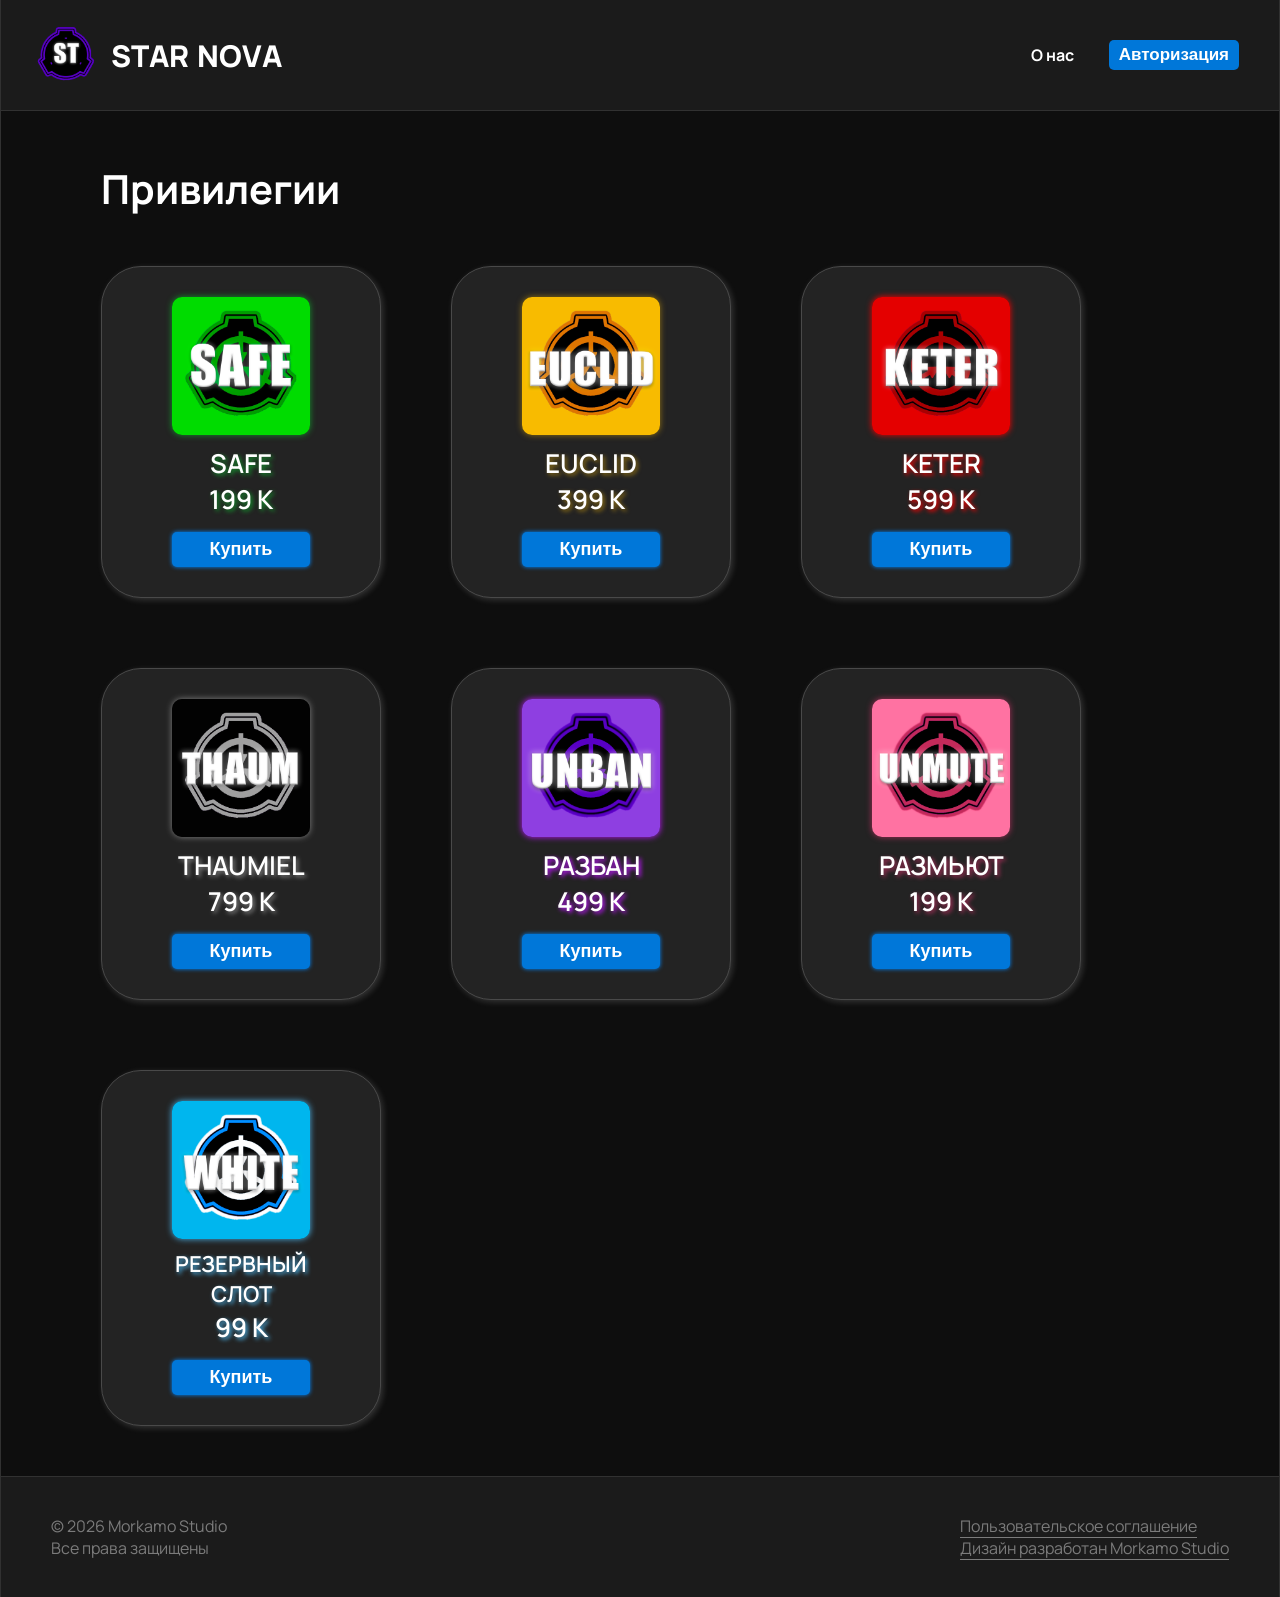
<file: index.html>
<!DOCTYPE html>
<html lang="ru">
<head>
    <meta charset="UTF-8">
    <meta name="viewport" content="width=device-width, initial-scale=1.0">
    <link rel="icon" href="./assets/icons/favicon.ico">
    <link rel="stylesheet" href="./css/index-styles.css">
    <title>SCP:SL Web Store Template</title>
</head>
<body>
    <div class="header-box">
        <div class="header-content">
            <div class="header-content-logo-box">
                <img src="assets/images/web_site-logo.png" alt="web_site-logo" class="web-site-logo">
                <div class="header-content-logo-text">
                    <div class="header-content-logo-text-first-part">
                        <span class="header-content-logo-text-letter">S</span>
                        <span class="header-content-logo-text-letter">T</span>
                        <span class="header-content-logo-text-letter">A</span>
                        <span class="header-content-logo-text-letter">R</span>
                    </div>
                    <div class="header-content-logo-text-second-part">
                        <span class="header-content-logo-text-letter">N</span>
                        <span class="header-content-logo-text-letter">O</span>
                        <span class="header-content-logo-text-letter">V</span>
                        <span class="header-content-logo-text-letter">A</span>
                    </div>
                </div>
            </div>
            <div class="header-content-navigation">
                <a href="./pages/about-of-us.html">О нас</a>
                <button class="authButton">Авторизация</button>
            </div>
        </div>
    </div>
    <div class="products-box">
        <div class="product-box-title">
            <p>Привилегии</p>
        </div>
        <div class="product-box-content">
            <div class="product-card" style="--product-glow-color: 0, 255, 51;">
                <div class="product-card-content">
                    <img src="assets/images/safe-logo.png" alt="donate-safe-logo" class="product-card-image">
                    <div class="product-card-description">
                        <p>SAFE</p>
                        <p>199 K</p>
                    </div>
                    <button class="button-buy-product">Купить</button>
                </div>
            </div>
            <div class="product-card" style="--product-glow-color: 255, 191, 0;">
                <div class="product-card-content">
                    <img src="assets/images/euclid-logo.png" alt="donate-euclid-logo" class="product-card-image">
                    <div class="product-card-description">
                        <p>EUCLID</p>
                        <p>399 K</p>
                    </div>
                    <button class="button-buy-product">Купить</button>
                </div>
            </div>
            <div class="product-card" style="--product-glow-color: 255, 0, 0; --product-glow-intensity: 1">
                <div class="product-card-content">
                    <img src="assets/images/keter-logo.png" alt="donate-keter-logo" class="product-card-image">
                    <div class="product-card-description">
                        <p>KETER</p>
                        <p>599 K</p>
                    </div>
                    <button class="button-buy-product">Купить</button>
                </div>
            </div>
            <div class="product-card" style="--product-glow-color: 130, 130, 130; --product-glow-intensity: 1">
                <div class="product-card-content">
                    <img src="assets/images/thaumiel-logo.png" alt="donate-thaumiel-logo" class="product-card-image">
                    <div class="product-card-description">
                        <p>THAUMIEL</p>
                        <p>799 K</p>
                    </div>
                    <button class="button-buy-product">Купить</button>
                </div>
            </div>
            <div class="product-card" style="--product-glow-color: 191, 20, 255; --product-glow-intensity: 1">
                <div class="product-card-content">
                    <img src="assets/images/unban-logo.png" alt="donate-unban-logo" class="product-card-image">
                    <div class="product-card-description">
                        <p>РАЗБАН</p>
                        <p>499 K</p>
                    </div>
                    <button class="button-buy-product">Купить</button>
                </div>
            </div>
            <div class="product-card" style="--product-glow-color: 168, 46, 89; --product-glow-intensity: 1">
                <div class="product-card-content">
                    <img src="assets/images/unmute-logo.png" alt="donate-unmute-logo" class="product-card-image">
                    <div class="product-card-description">
                        <p>РАЗМЬЮТ</p>
                        <p>199 K</p>
                    </div>
                    <button class="button-buy-product">Купить</button>
                </div>
            </div>
            <div class="product-card" style="--product-glow-color: 75, 180, 235; --product-glow-intensity: 1">
                <div class="product-card-content">
                    <img src="assets/images/white_list-logo.png" alt="donate-white-list-logo" class="product-card-image">
                    <div class="product-card-description">
                        <p style="font-size: 22px;">РЕЗЕРВНЫЙ СЛОТ</p>
                        <p>99 K</p>
                    </div>
                    <button class="button-buy-product">Купить</button>
                </div>
            </div>
        </div>
    </div>
    <div class="footer-box">
        <div class="footer-box-content">
            <div class="footer-box-content-left-part">
                <p>© 2026 Morkamo Studio</p>
                <p>Все права защищены</p>
            </div>
            <div class="footer-box-content-right-part">
                <p><a href="./pages/user-agreement.html">Пользовательское соглашение</a></p>
                <p><a href="https://github.com/Morkamo" target="_blank">Дизайн разработан Morkamo Studio</a></p>
            </div>
        </div>
    </div>
    <script src="js/script.js"></script>
</body>
</html>
</file>
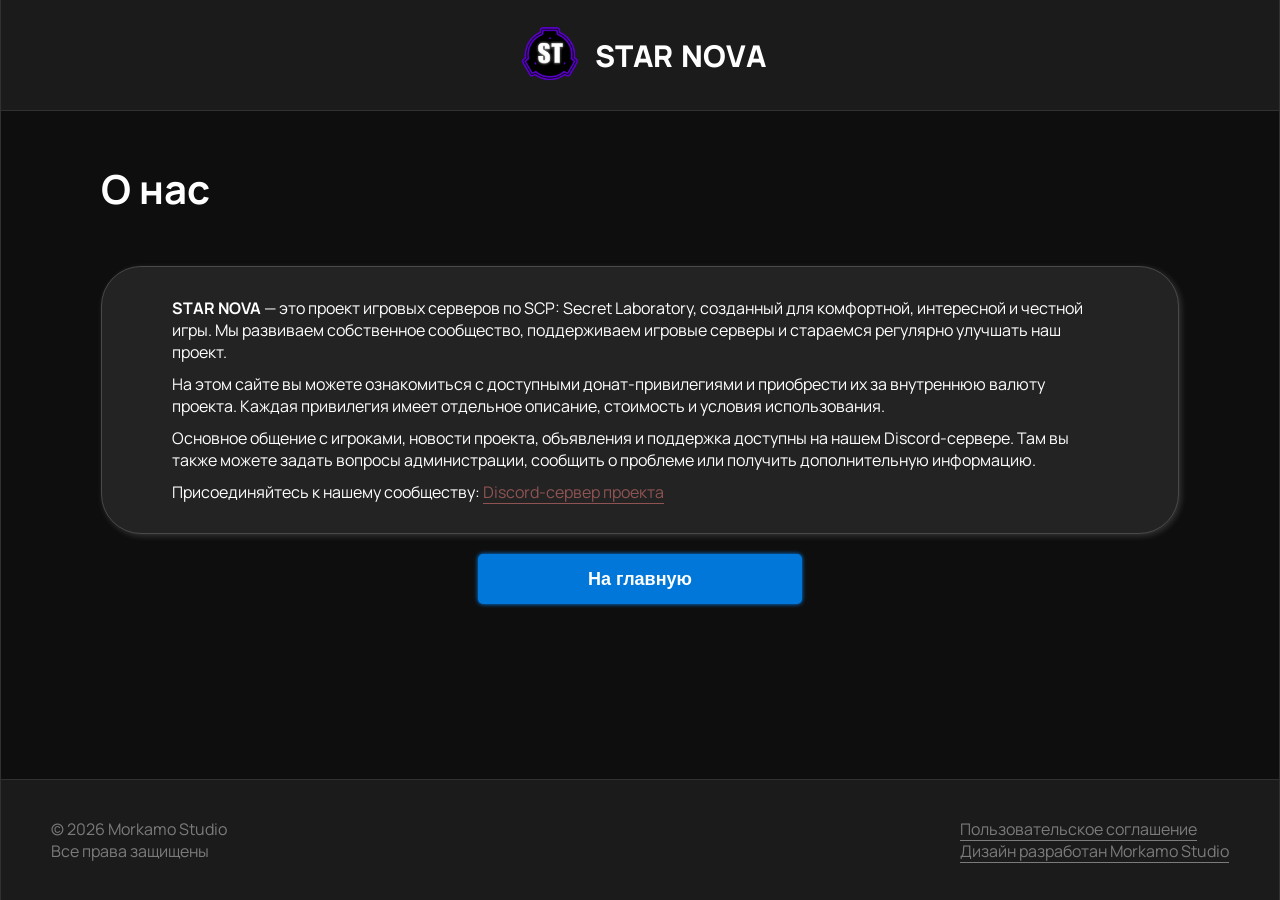
<file: pages/about-of-us.html>
<!DOCTYPE html>
<html lang="ru">
<head>
    <meta charset="UTF-8">
    <meta name="viewport" content="width=device-width, initial-scale=1.0">
    <link rel="icon" href="../assets/icons/favicon.ico">
    <link rel="stylesheet" href="../css/note-pages-styles.css">
    <title>О нас</title>
</head>
<body>
    <div class="header-box">
        <div class="header-content">
            <div class="header-content-logo-box">
                <img src="../assets/images/web_site-logo.png" alt="web_site-logo" class="web-site-logo">
                <div class="header-content-logo-text">
                    <div class="header-content-logo-text-first-part">
                        <span class="header-content-logo-text-letter">S</span>
                        <span class="header-content-logo-text-letter">T</span>
                        <span class="header-content-logo-text-letter">A</span>
                        <span class="header-content-logo-text-letter">R</span>
                    </div>
                    <div class="header-content-logo-text-second-part">
                        <span class="header-content-logo-text-letter">N</span>
                        <span class="header-content-logo-text-letter">O</span>
                        <span class="header-content-logo-text-letter">V</span>
                        <span class="header-content-logo-text-letter">A</span>
                    </div>
                </div>
            </div>
        </div>
    </div>
    <div class="main-box">
        <div class="main-box-title">
            <p>О нас</p>
        </div>
        <div class="main-box-content">
            <div class="info-card">
                <div class="info-card-content">
                    <p>
                        <strong>STAR NOVA</strong> — это проект игровых серверов по SCP: Secret Laboratory,
                        созданный для комфортной, интересной и честной игры. Мы развиваем собственное сообщество,
                        поддерживаем игровые серверы и стараемся регулярно улучшать наш проект.
                    </p>
                    <p>
                        На этом сайте вы можете ознакомиться с доступными донат-привилегиями и приобрести их
                        за внутреннюю валюту проекта. Каждая привилегия имеет отдельное описание, стоимость
                        и условия использования.
                    </p>
                    <p>
                        Основное общение с игроками, новости проекта, объявления и поддержка доступны
                        на нашем Discord-сервере. Там вы также можете задать вопросы администрации,
                        сообщить о проблеме или получить дополнительную информацию.
                    </p>
                    <p>
                        Присоединяйтесь к нашему сообществу:
                        <a href="https://discord.com" target="_blank" class="link-to-discord-server">
                            Discord-сервер проекта
                        </a>
                    </p>
                </div>
            </div>
            <button class="to-general-page-button"; onclick="window.location.href='../index.html'">На главную</button>
        </div>
    </div>
    <div class="footer-box">
        <div class="footer-box-content">
            <div class="footer-box-content-left-part">
                <p>© 2026 Morkamo Studio</p>
                <p>Все права защищены</p>
            </div>
            <div class="footer-box-content-right-part">
                <p><a href="./user-agreement.html">Пользовательское соглашение</a></p>
                <p><a href="https://github.com/Morkamo" target="_blank">Дизайн разработан Morkamo Studio</a></p>
            </div>
        </div>
    </div>
    <script src="../js/script.js"></script>
</body>
</html>
</file>
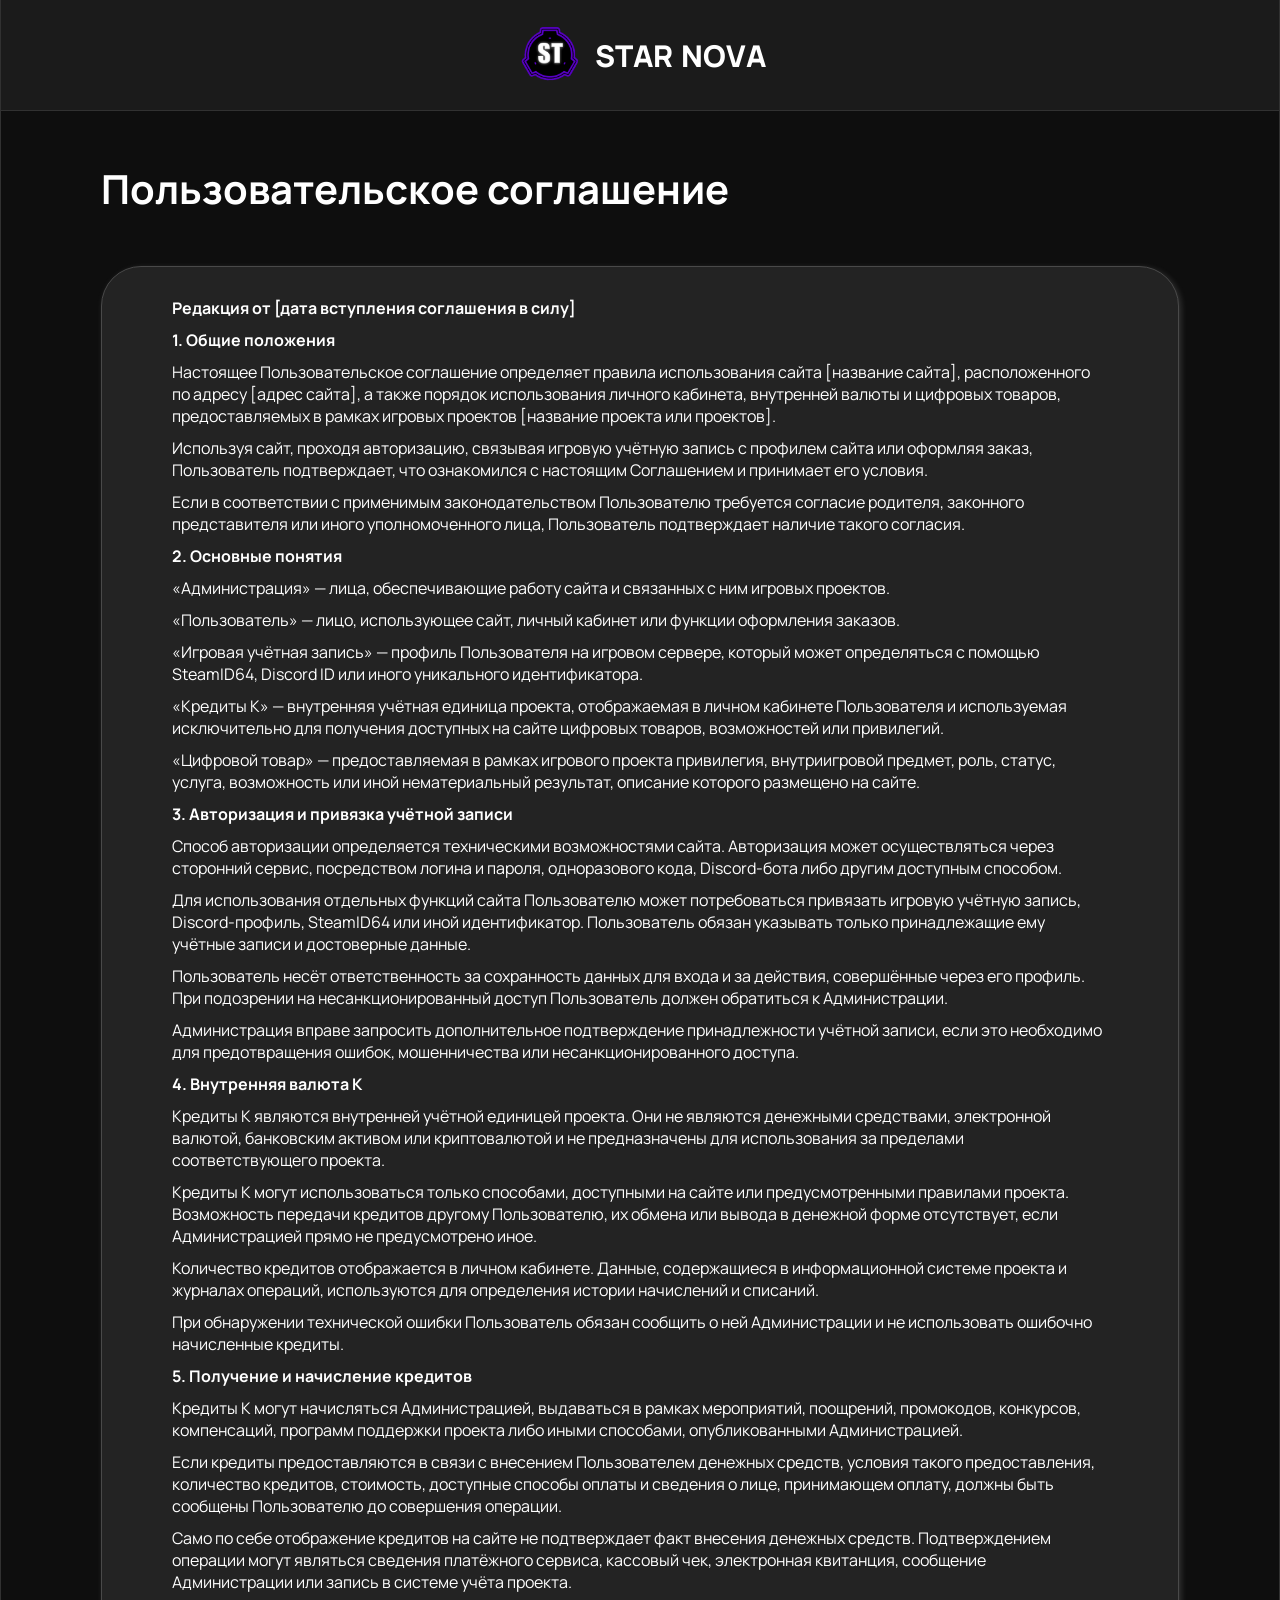
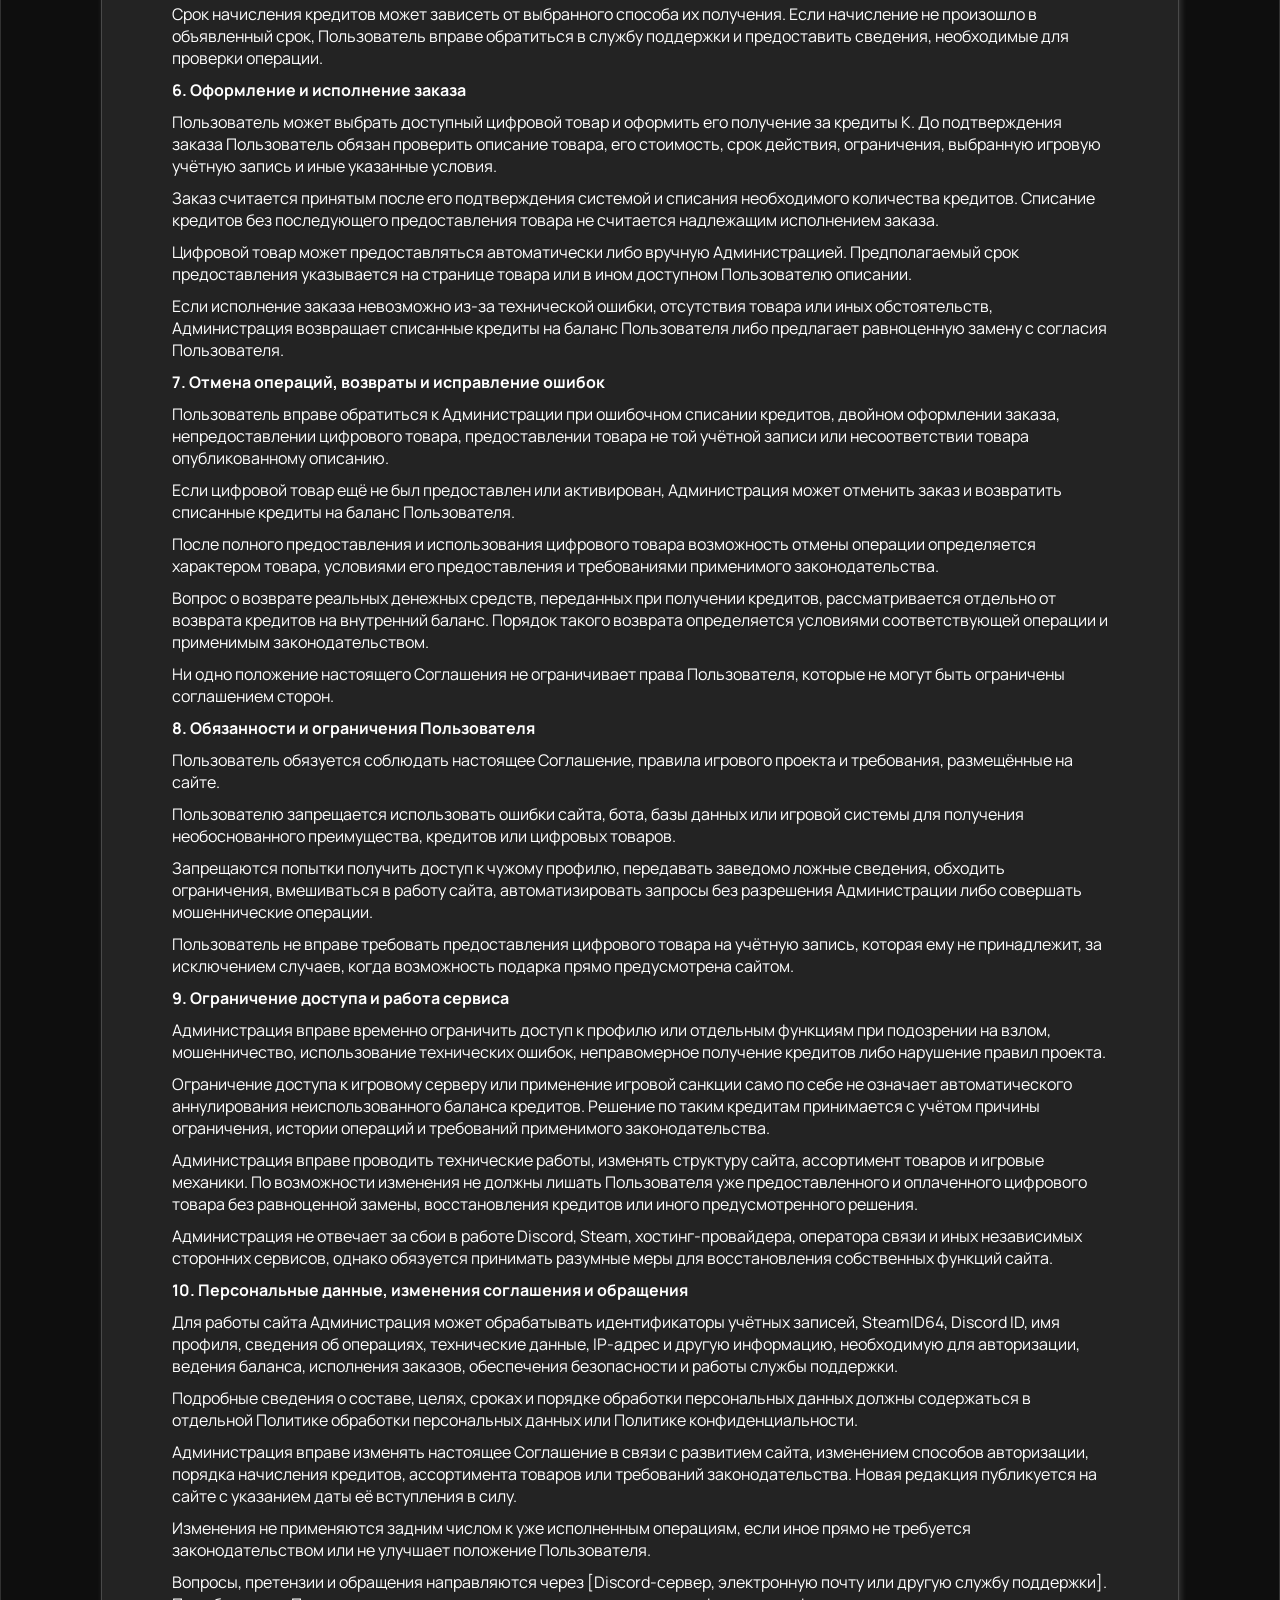
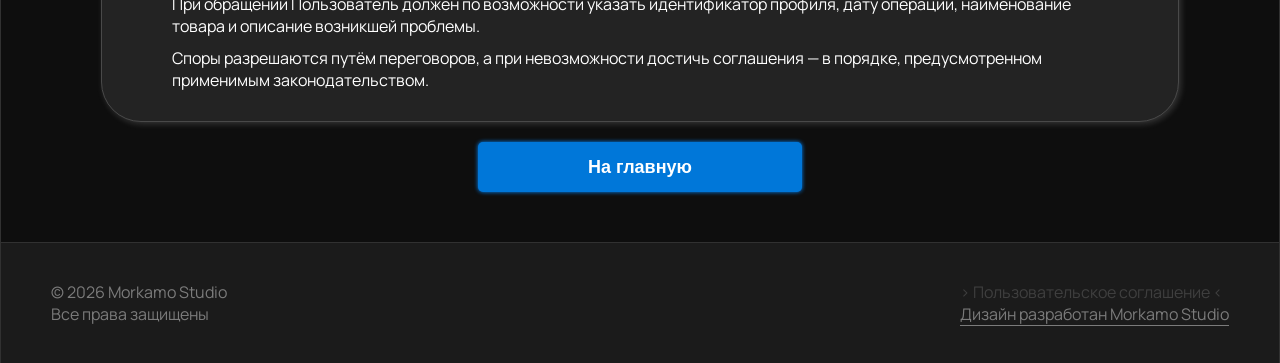
<file: pages/user-agreement.html>
<!DOCTYPE html>
<html lang="ru">
<head>
    <meta charset="UTF-8">
    <meta name="viewport" content="width=device-width, initial-scale=1.0">
    <link rel="icon" href="../assets/icons/favicon.ico">
    <link rel="stylesheet" href="../css/note-pages-styles.css">
    <title>Пользовательское соглашение</title>
</head>
<body>
    <div class="header-box">
        <div class="header-content">
            <div class="header-content-logo-box">
                <img src="../assets/images/web_site-logo.png" alt="web_site-logo" class="web-site-logo">
                <div class="header-content-logo-text">
                    <div class="header-content-logo-text-first-part">
                        <span class="header-content-logo-text-letter">S</span>
                        <span class="header-content-logo-text-letter">T</span>
                        <span class="header-content-logo-text-letter">A</span>
                        <span class="header-content-logo-text-letter">R</span>
                    </div>
                    <div class="header-content-logo-text-second-part">
                        <span class="header-content-logo-text-letter">N</span>
                        <span class="header-content-logo-text-letter">O</span>
                        <span class="header-content-logo-text-letter">V</span>
                        <span class="header-content-logo-text-letter">A</span>
                    </div>
                </div>
            </div>
        </div>
    </div>
    <div class="main-box">
        <div class="main-box-title">
            <p>Пользовательское соглашение</p>
        </div>
        <div class="main-box-content">
            <div class="info-card">
                <div class="info-card-content">
                    <p><strong>Редакция от [дата вступления соглашения в силу]</strong></p>
                    <p><strong>1. Общие положения</strong></p>
                    <p>
                    Настоящее Пользовательское соглашение определяет правила использования сайта
                    [название сайта], расположенного по адресу [адрес сайта], а также порядок
                    использования личного кабинета, внутренней валюты и цифровых товаров,
                    предоставляемых в рамках игровых проектов [название проекта или проектов].
                    </p>
                    <p>
                    Используя сайт, проходя авторизацию, связывая игровую учётную запись с профилем
                    сайта или оформляя заказ, Пользователь подтверждает, что ознакомился с настоящим
                    Соглашением и принимает его условия.
                    </p>
                    <p>
                    Если в соответствии с применимым законодательством Пользователю требуется
                    согласие родителя, законного представителя или иного уполномоченного лица,
                    Пользователь подтверждает наличие такого согласия.
                    </p>
                    <p><strong>2. Основные понятия</strong></p>
                    <p>
                    «Администрация» — лица, обеспечивающие работу сайта и связанных с ним игровых
                    проектов.
                    </p>
                    <p>
                    «Пользователь» — лицо, использующее сайт, личный кабинет или функции оформления
                    заказов.
                    </p>
                    <p>
                    «Игровая учётная запись» — профиль Пользователя на игровом сервере, который может
                    определяться с помощью SteamID64, Discord ID или иного уникального идентификатора.
                    </p>
                    <p>
                    «Кредиты K» — внутренняя учётная единица проекта, отображаемая в личном кабинете
                    Пользователя и используемая исключительно для получения доступных на сайте
                    цифровых товаров, возможностей или привилегий.
                    </p>
                    <p>
                    «Цифровой товар» — предоставляемая в рамках игрового проекта привилегия,
                    внутриигровой предмет, роль, статус, услуга, возможность или иной нематериальный
                    результат, описание которого размещено на сайте.
                    </p>
                    <p><strong>3. Авторизация и привязка учётной записи</strong></p>
                    <p>
                    Способ авторизации определяется техническими возможностями сайта. Авторизация
                    может осуществляться через сторонний сервис, посредством логина и пароля,
                    одноразового кода, Discord-бота либо другим доступным способом.
                    </p>
                    <p>
                    Для использования отдельных функций сайта Пользователю может потребоваться
                    привязать игровую учётную запись, Discord-профиль, SteamID64 или иной идентификатор.
                    Пользователь обязан указывать только принадлежащие ему учётные записи и достоверные
                    данные.
                    </p>
                    <p>
                    Пользователь несёт ответственность за сохранность данных для входа и за действия,
                    совершённые через его профиль. При подозрении на несанкционированный доступ
                    Пользователь должен обратиться к Администрации.
                    </p>
                    <p>
                    Администрация вправе запросить дополнительное подтверждение принадлежности
                    учётной записи, если это необходимо для предотвращения ошибок, мошенничества или
                    несанкционированного доступа.
                    </p>
                    <p><strong>4. Внутренняя валюта K</strong></p>
                    <p>
                    Кредиты K являются внутренней учётной единицей проекта. Они не являются
                    денежными средствами, электронной валютой, банковским активом или криптовалютой
                    и не предназначены для использования за пределами соответствующего проекта.
                    </p>
                    <p>
                    Кредиты K могут использоваться только способами, доступными на сайте или
                    предусмотренными правилами проекта. Возможность передачи кредитов другому
                    Пользователю, их обмена или вывода в денежной форме отсутствует, если
                    Администрацией прямо не предусмотрено иное.
                    </p>
                    <p>
                    Количество кредитов отображается в личном кабинете. Данные, содержащиеся в
                    информационной системе проекта и журналах операций, используются для определения
                    истории начислений и списаний.
                    </p>
                    <p>
                    При обнаружении технической ошибки Пользователь обязан сообщить о ней
                    Администрации и не использовать ошибочно начисленные кредиты.
                    </p>
                    <p><strong>5. Получение и начисление кредитов</strong></p>
                    <p>
                    Кредиты K могут начисляться Администрацией, выдаваться в рамках мероприятий,
                    поощрений, промокодов, конкурсов, компенсаций, программ поддержки проекта либо
                    иными способами, опубликованными Администрацией.
                    </p>
                    <p>
                    Если кредиты предоставляются в связи с внесением Пользователем денежных средств,
                    условия такого предоставления, количество кредитов, стоимость, доступные способы
                    оплаты и сведения о лице, принимающем оплату, должны быть сообщены Пользователю
                    до совершения операции.
                    </p>
                    <p>
                    Само по себе отображение кредитов на сайте не подтверждает факт внесения денежных
                    средств. Подтверждением операции могут являться сведения платёжного сервиса,
                    кассовый чек, электронная квитанция, сообщение Администрации или запись в системе
                    учёта проекта.
                    </p>
                    <p>
                    Срок начисления кредитов может зависеть от выбранного способа их получения.
                    Если начисление не произошло в объявленный срок, Пользователь вправе обратиться
                    в службу поддержки и предоставить сведения, необходимые для проверки операции.
                    </p>
                    <p><strong>6. Оформление и исполнение заказа</strong></p>
                    <p>
                    Пользователь может выбрать доступный цифровой товар и оформить его получение
                    за кредиты K. До подтверждения заказа Пользователь обязан проверить описание
                    товара, его стоимость, срок действия, ограничения, выбранную игровую учётную
                    запись и иные указанные условия.
                    </p>
                    <p>
                    Заказ считается принятым после его подтверждения системой и списания необходимого
                    количества кредитов. Списание кредитов без последующего предоставления товара
                    не считается надлежащим исполнением заказа.
                    </p>
                    <p>
                    Цифровой товар может предоставляться автоматически либо вручную Администрацией.
                    Предполагаемый срок предоставления указывается на странице товара или в ином
                    доступном Пользователю описании.
                    </p>
                    <p>
                    Если исполнение заказа невозможно из-за технической ошибки, отсутствия товара
                    или иных обстоятельств, Администрация возвращает списанные кредиты на баланс
                    Пользователя либо предлагает равноценную замену с согласия Пользователя.
                    </p>
                    <p><strong>7. Отмена операций, возвраты и исправление ошибок</strong></p>
                    <p>
                    Пользователь вправе обратиться к Администрации при ошибочном списании кредитов,
                    двойном оформлении заказа, непредоставлении цифрового товара, предоставлении
                    товара не той учётной записи или несоответствии товара опубликованному описанию.
                    </p>
                    <p>
                    Если цифровой товар ещё не был предоставлен или активирован, Администрация может
                    отменить заказ и возвратить списанные кредиты на баланс Пользователя.
                    </p>
                    <p>
                    После полного предоставления и использования цифрового товара возможность отмены
                    операции определяется характером товара, условиями его предоставления и
                    требованиями применимого законодательства.
                    </p>
                    <p>
                    Вопрос о возврате реальных денежных средств, переданных при получении кредитов,
                    рассматривается отдельно от возврата кредитов на внутренний баланс. Порядок такого
                    возврата определяется условиями соответствующей операции и применимым
                    законодательством.
                    </p>
                    <p>
                    Ни одно положение настоящего Соглашения не ограничивает права Пользователя,
                    которые не могут быть ограничены соглашением сторон.
                    </p>
                    <p><strong>8. Обязанности и ограничения Пользователя</strong></p>

                    <p>
                    Пользователь обязуется соблюдать настоящее Соглашение, правила игрового проекта
                    и требования, размещённые на сайте.
                    </p>
                    <p>
                    Пользователю запрещается использовать ошибки сайта, бота, базы данных или игровой
                    системы для получения необоснованного преимущества, кредитов или цифровых товаров.
                    </p>
                    <p>
                    Запрещаются попытки получить доступ к чужому профилю, передавать заведомо ложные
                    сведения, обходить ограничения, вмешиваться в работу сайта, автоматизировать
                    запросы без разрешения Администрации либо совершать мошеннические операции.
                    </p>
                    <p>
                    Пользователь не вправе требовать предоставления цифрового товара на учётную запись,
                    которая ему не принадлежит, за исключением случаев, когда возможность подарка
                    прямо предусмотрена сайтом.
                    </p>
                    <p><strong>9. Ограничение доступа и работа сервиса</strong></p>
                    <p>
                    Администрация вправе временно ограничить доступ к профилю или отдельным функциям
                    при подозрении на взлом, мошенничество, использование технических ошибок,
                    неправомерное получение кредитов либо нарушение правил проекта.
                    </p>
                    <p>
                    Ограничение доступа к игровому серверу или применение игровой санкции само по себе
                    не означает автоматического аннулирования неиспользованного баланса кредитов.
                    Решение по таким кредитам принимается с учётом причины ограничения, истории
                    операций и требований применимого законодательства.
                    </p>
                    <p>
                    Администрация вправе проводить технические работы, изменять структуру сайта,
                    ассортимент товаров и игровые механики. По возможности изменения не должны
                    лишать Пользователя уже предоставленного и оплаченного цифрового товара без
                    равноценной замены, восстановления кредитов или иного предусмотренного решения.
                    </p>
                    <p>
                    Администрация не отвечает за сбои в работе Discord, Steam, хостинг-провайдера,
                    оператора связи и иных независимых сторонних сервисов, однако обязуется принимать
                    разумные меры для восстановления собственных функций сайта.
                    </p>
                    <p><strong>10. Персональные данные, изменения соглашения и обращения</strong></p>
                    <p>
                    Для работы сайта Администрация может обрабатывать идентификаторы учётных записей,
                    SteamID64, Discord ID, имя профиля, сведения об операциях, технические данные,
                    IP-адрес и другую информацию, необходимую для авторизации, ведения баланса,
                    исполнения заказов, обеспечения безопасности и работы службы поддержки.
                    </p>
                    <p>
                    Подробные сведения о составе, целях, сроках и порядке обработки персональных
                    данных должны содержаться в отдельной Политике обработки персональных данных
                    или Политике конфиденциальности.
                    </p>
                    <p>
                    Администрация вправе изменять настоящее Соглашение в связи с развитием сайта,
                    изменением способов авторизации, порядка начисления кредитов, ассортимента товаров
                    или требований законодательства. Новая редакция публикуется на сайте с указанием
                    даты её вступления в силу.
                    </p>
                    <p>
                    Изменения не применяются задним числом к уже исполненным операциям, если иное
                    прямо не требуется законодательством или не улучшает положение Пользователя.
                    </p>
                    <p>
                    Вопросы, претензии и обращения направляются через [Discord-сервер, электронную
                    почту или другую службу поддержки]. При обращении Пользователь должен по
                    возможности указать идентификатор профиля, дату операции, наименование товара
                    и описание возникшей проблемы.
                    </p>
                    <p>
                    Споры разрешаются путём переговоров, а при невозможности достичь соглашения —
                    в порядке, предусмотренном применимым законодательством.
                    </p>
                </div>
            </div>
            <button class="to-general-page-button" onclick="window.location.href='../index.html'">На главную</button>
        </div>
    </div>
    <div class="footer-box">
        <div class="footer-box-content">
            <div class="footer-box-content-left-part">
                <p>© 2026 Morkamo Studio</p>
                <p>Все права защищены</p>
            </div>
            <div class="footer-box-content-right-part">
                <p><a href="#terms-condition" style="pointer-events: none; color: rgb(63, 63, 63); text-decoration: none;">> Пользовательское соглашение <</a></p>
                <p><a href="https://github.com/Morkamo" target="_blank">Дизайн разработан Morkamo Studio</a></p>
            </div>
        </div>
    </div>
    <script src="../js/script.js"></script>
</body>
</html>
</file>
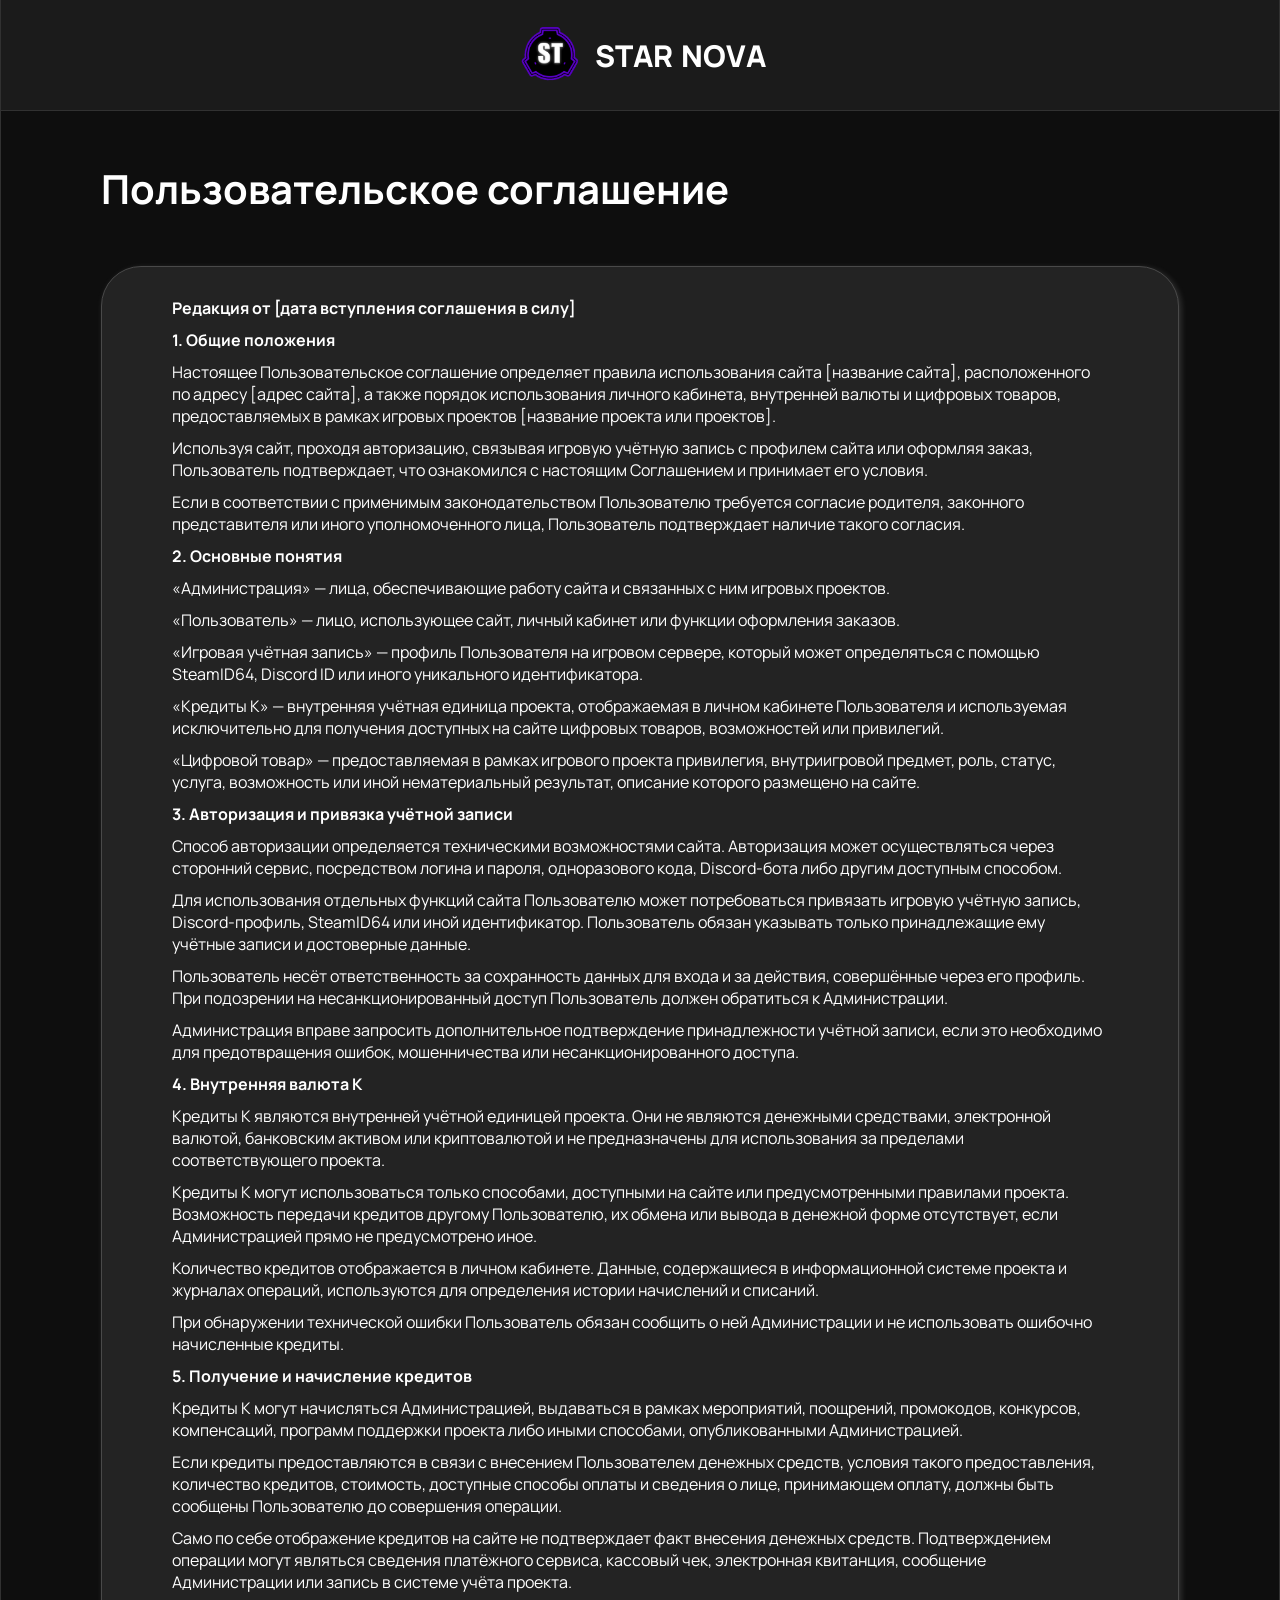
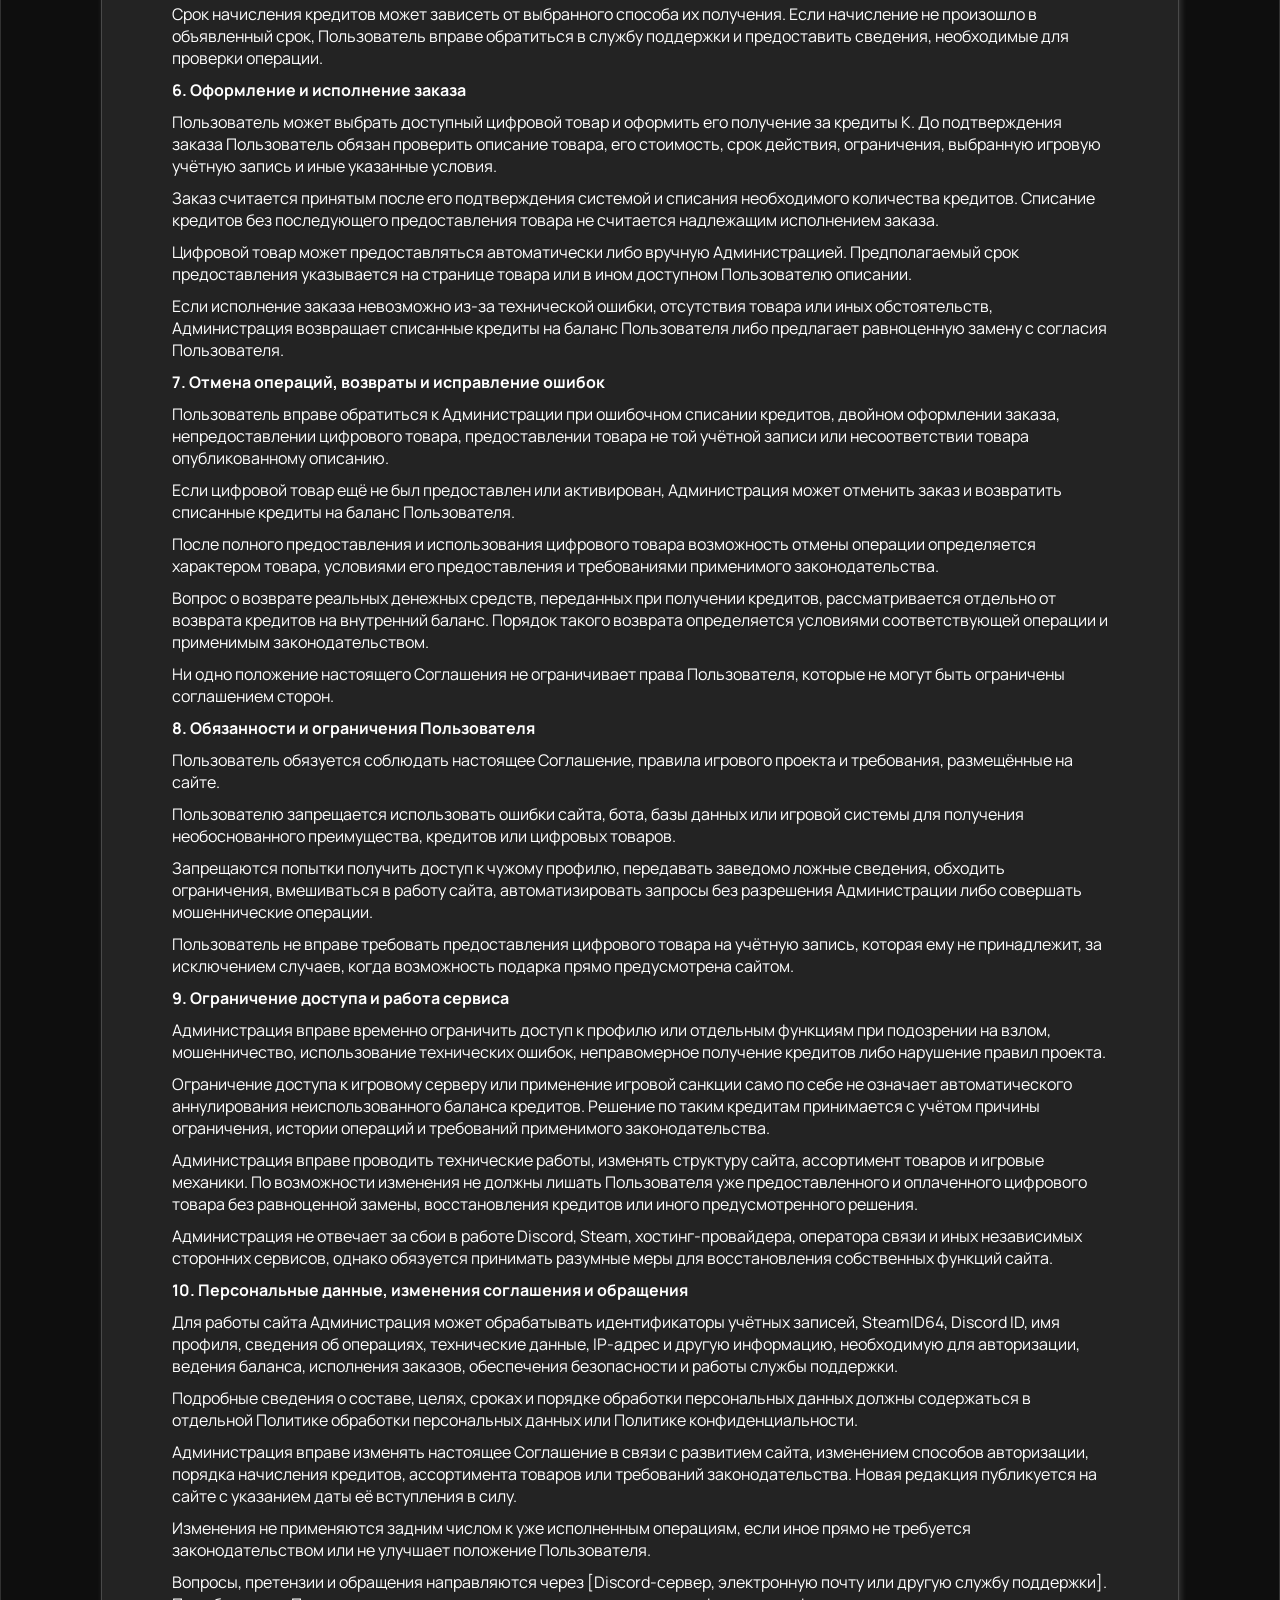
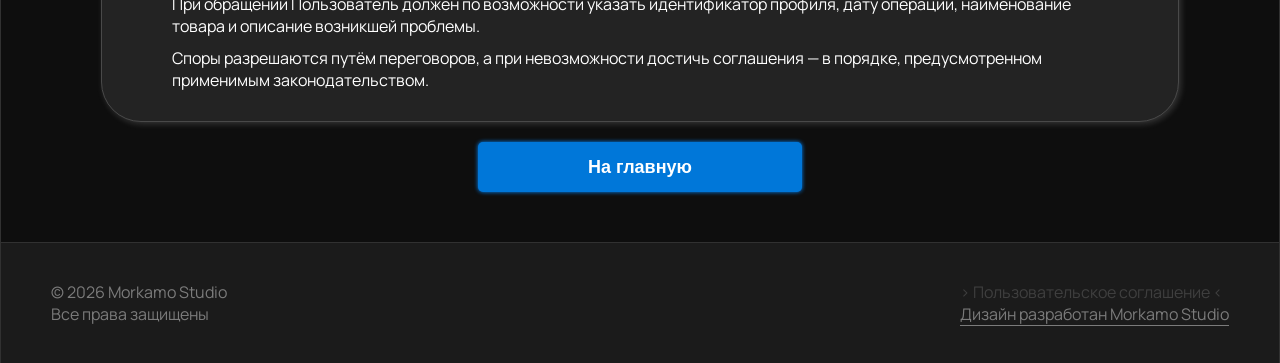
<file: pages/user_agreement.html>
<!DOCTYPE html>
<html lang="ru">
<head>
    <meta charset="UTF-8">
    <meta name="viewport" content="width=device-width, initial-scale=1.0">
    <link rel="icon" href="../assets/icons/favicon.ico">
    <link rel="stylesheet" href="../css/user_agreement_styles.css">
    <title>Пользовательское соглашение</title>
</head>
<body>
    <div class="header-box">
        <div class="header-content">
            <div class="header-content-logo-box">
                <img src="../assets/images/web_site-logo.png" alt="web_site-logo" class="web-site-logo">
                <div class="header-content-logo-text">
                    <p class="header-content-logo-text-letter">S</p>
                    <p class="header-content-logo-text-letter">T</p>
                    <p class="header-content-logo-text-letter">A</p>
                    <p class="header-content-logo-text-letter">R</p>
                    <p class="header-content-logo-text-space"></p>
                    <p class="header-content-logo-text-letter">N</p>
                    <p class="header-content-logo-text-letter">O</p>
                    <p class="header-content-logo-text-letter">V</p>
                    <p class="header-content-logo-text-letter">A</p>
                </div>
            </div>
        </div>
    </div>
    <div class="main-box">
        <div class="main-box-title">
            <p>Пользовательское соглашение</p>
        </div>
        <div class="main-box-content">
            <div class="info-card">
                <div class="info-card-content">
                    <p><strong>Редакция от [дата вступления соглашения в силу]</strong></p>
                    <p><strong>1. Общие положения</strong></p>
                    <p>
                    Настоящее Пользовательское соглашение определяет правила использования сайта
                    [название сайта], расположенного по адресу [адрес сайта], а также порядок
                    использования личного кабинета, внутренней валюты и цифровых товаров,
                    предоставляемых в рамках игровых проектов [название проекта или проектов].
                    </p>
                    <p>
                    Используя сайт, проходя авторизацию, связывая игровую учётную запись с профилем
                    сайта или оформляя заказ, Пользователь подтверждает, что ознакомился с настоящим
                    Соглашением и принимает его условия.
                    </p>
                    <p>
                    Если в соответствии с применимым законодательством Пользователю требуется
                    согласие родителя, законного представителя или иного уполномоченного лица,
                    Пользователь подтверждает наличие такого согласия.
                    </p>
                    <p><strong>2. Основные понятия</strong></p>
                    <p>
                    «Администрация» — лица, обеспечивающие работу сайта и связанных с ним игровых
                    проектов.
                    </p>
                    <p>
                    «Пользователь» — лицо, использующее сайт, личный кабинет или функции оформления
                    заказов.
                    </p>
                    <p>
                    «Игровая учётная запись» — профиль Пользователя на игровом сервере, который может
                    определяться с помощью SteamID64, Discord ID или иного уникального идентификатора.
                    </p>
                    <p>
                    «Кредиты K» — внутренняя учётная единица проекта, отображаемая в личном кабинете
                    Пользователя и используемая исключительно для получения доступных на сайте
                    цифровых товаров, возможностей или привилегий.
                    </p>
                    <p>
                    «Цифровой товар» — предоставляемая в рамках игрового проекта привилегия,
                    внутриигровой предмет, роль, статус, услуга, возможность или иной нематериальный
                    результат, описание которого размещено на сайте.
                    </p>
                    <p><strong>3. Авторизация и привязка учётной записи</strong></p>
                    <p>
                    Способ авторизации определяется техническими возможностями сайта. Авторизация
                    может осуществляться через сторонний сервис, посредством логина и пароля,
                    одноразового кода, Discord-бота либо другим доступным способом.
                    </p>
                    <p>
                    Для использования отдельных функций сайта Пользователю может потребоваться
                    привязать игровую учётную запись, Discord-профиль, SteamID64 или иной идентификатор.
                    Пользователь обязан указывать только принадлежащие ему учётные записи и достоверные
                    данные.
                    </p>
                    <p>
                    Пользователь несёт ответственность за сохранность данных для входа и за действия,
                    совершённые через его профиль. При подозрении на несанкционированный доступ
                    Пользователь должен обратиться к Администрации.
                    </p>
                    <p>
                    Администрация вправе запросить дополнительное подтверждение принадлежности
                    учётной записи, если это необходимо для предотвращения ошибок, мошенничества или
                    несанкционированного доступа.
                    </p>
                    <p><strong>4. Внутренняя валюта K</strong></p>
                    <p>
                    Кредиты K являются внутренней учётной единицей проекта. Они не являются
                    денежными средствами, электронной валютой, банковским активом или криптовалютой
                    и не предназначены для использования за пределами соответствующего проекта.
                    </p>
                    <p>
                    Кредиты K могут использоваться только способами, доступными на сайте или
                    предусмотренными правилами проекта. Возможность передачи кредитов другому
                    Пользователю, их обмена или вывода в денежной форме отсутствует, если
                    Администрацией прямо не предусмотрено иное.
                    </p>
                    <p>
                    Количество кредитов отображается в личном кабинете. Данные, содержащиеся в
                    информационной системе проекта и журналах операций, используются для определения
                    истории начислений и списаний.
                    </p>
                    <p>
                    При обнаружении технической ошибки Пользователь обязан сообщить о ней
                    Администрации и не использовать ошибочно начисленные кредиты.
                    </p>
                    <p><strong>5. Получение и начисление кредитов</strong></p>
                    <p>
                    Кредиты K могут начисляться Администрацией, выдаваться в рамках мероприятий,
                    поощрений, промокодов, конкурсов, компенсаций, программ поддержки проекта либо
                    иными способами, опубликованными Администрацией.
                    </p>
                    <p>
                    Если кредиты предоставляются в связи с внесением Пользователем денежных средств,
                    условия такого предоставления, количество кредитов, стоимость, доступные способы
                    оплаты и сведения о лице, принимающем оплату, должны быть сообщены Пользователю
                    до совершения операции.
                    </p>
                    <p>
                    Само по себе отображение кредитов на сайте не подтверждает факт внесения денежных
                    средств. Подтверждением операции могут являться сведения платёжного сервиса,
                    кассовый чек, электронная квитанция, сообщение Администрации или запись в системе
                    учёта проекта.
                    </p>
                    <p>
                    Срок начисления кредитов может зависеть от выбранного способа их получения.
                    Если начисление не произошло в объявленный срок, Пользователь вправе обратиться
                    в службу поддержки и предоставить сведения, необходимые для проверки операции.
                    </p>
                    <p><strong>6. Оформление и исполнение заказа</strong></p>
                    <p>
                    Пользователь может выбрать доступный цифровой товар и оформить его получение
                    за кредиты K. До подтверждения заказа Пользователь обязан проверить описание
                    товара, его стоимость, срок действия, ограничения, выбранную игровую учётную
                    запись и иные указанные условия.
                    </p>
                    <p>
                    Заказ считается принятым после его подтверждения системой и списания необходимого
                    количества кредитов. Списание кредитов без последующего предоставления товара
                    не считается надлежащим исполнением заказа.
                    </p>
                    <p>
                    Цифровой товар может предоставляться автоматически либо вручную Администрацией.
                    Предполагаемый срок предоставления указывается на странице товара или в ином
                    доступном Пользователю описании.
                    </p>
                    <p>
                    Если исполнение заказа невозможно из-за технической ошибки, отсутствия товара
                    или иных обстоятельств, Администрация возвращает списанные кредиты на баланс
                    Пользователя либо предлагает равноценную замену с согласия Пользователя.
                    </p>
                    <p><strong>7. Отмена операций, возвраты и исправление ошибок</strong></p>
                    <p>
                    Пользователь вправе обратиться к Администрации при ошибочном списании кредитов,
                    двойном оформлении заказа, непредоставлении цифрового товара, предоставлении
                    товара не той учётной записи или несоответствии товара опубликованному описанию.
                    </p>
                    <p>
                    Если цифровой товар ещё не был предоставлен или активирован, Администрация может
                    отменить заказ и возвратить списанные кредиты на баланс Пользователя.
                    </p>
                    <p>
                    После полного предоставления и использования цифрового товара возможность отмены
                    операции определяется характером товара, условиями его предоставления и
                    требованиями применимого законодательства.
                    </p>
                    <p>
                    Вопрос о возврате реальных денежных средств, переданных при получении кредитов,
                    рассматривается отдельно от возврата кредитов на внутренний баланс. Порядок такого
                    возврата определяется условиями соответствующей операции и применимым
                    законодательством.
                    </p>
                    <p>
                    Ни одно положение настоящего Соглашения не ограничивает права Пользователя,
                    которые не могут быть ограничены соглашением сторон.
                    </p>
                    <p><strong>8. Обязанности и ограничения Пользователя</strong></p>

                    <p>
                    Пользователь обязуется соблюдать настоящее Соглашение, правила игрового проекта
                    и требования, размещённые на сайте.
                    </p>
                    <p>
                    Пользователю запрещается использовать ошибки сайта, бота, базы данных или игровой
                    системы для получения необоснованного преимущества, кредитов или цифровых товаров.
                    </p>
                    <p>
                    Запрещаются попытки получить доступ к чужому профилю, передавать заведомо ложные
                    сведения, обходить ограничения, вмешиваться в работу сайта, автоматизировать
                    запросы без разрешения Администрации либо совершать мошеннические операции.
                    </p>
                    <p>
                    Пользователь не вправе требовать предоставления цифрового товара на учётную запись,
                    которая ему не принадлежит, за исключением случаев, когда возможность подарка
                    прямо предусмотрена сайтом.
                    </p>
                    <p><strong>9. Ограничение доступа и работа сервиса</strong></p>
                    <p>
                    Администрация вправе временно ограничить доступ к профилю или отдельным функциям
                    при подозрении на взлом, мошенничество, использование технических ошибок,
                    неправомерное получение кредитов либо нарушение правил проекта.
                    </p>
                    <p>
                    Ограничение доступа к игровому серверу или применение игровой санкции само по себе
                    не означает автоматического аннулирования неиспользованного баланса кредитов.
                    Решение по таким кредитам принимается с учётом причины ограничения, истории
                    операций и требований применимого законодательства.
                    </p>
                    <p>
                    Администрация вправе проводить технические работы, изменять структуру сайта,
                    ассортимент товаров и игровые механики. По возможности изменения не должны
                    лишать Пользователя уже предоставленного и оплаченного цифрового товара без
                    равноценной замены, восстановления кредитов или иного предусмотренного решения.
                    </p>
                    <p>
                    Администрация не отвечает за сбои в работе Discord, Steam, хостинг-провайдера,
                    оператора связи и иных независимых сторонних сервисов, однако обязуется принимать
                    разумные меры для восстановления собственных функций сайта.
                    </p>
                    <p><strong>10. Персональные данные, изменения соглашения и обращения</strong></p>
                    <p>
                    Для работы сайта Администрация может обрабатывать идентификаторы учётных записей,
                    SteamID64, Discord ID, имя профиля, сведения об операциях, технические данные,
                    IP-адрес и другую информацию, необходимую для авторизации, ведения баланса,
                    исполнения заказов, обеспечения безопасности и работы службы поддержки.
                    </p>
                    <p>
                    Подробные сведения о составе, целях, сроках и порядке обработки персональных
                    данных должны содержаться в отдельной Политике обработки персональных данных
                    или Политике конфиденциальности.
                    </p>
                    <p>
                    Администрация вправе изменять настоящее Соглашение в связи с развитием сайта,
                    изменением способов авторизации, порядка начисления кредитов, ассортимента товаров
                    или требований законодательства. Новая редакция публикуется на сайте с указанием
                    даты её вступления в силу.
                    </p>
                    <p>
                    Изменения не применяются задним числом к уже исполненным операциям, если иное
                    прямо не требуется законодательством или не улучшает положение Пользователя.
                    </p>
                    <p>
                    Вопросы, претензии и обращения направляются через [Discord-сервер, электронную
                    почту или другую службу поддержки]. При обращении Пользователь должен по
                    возможности указать идентификатор профиля, дату операции, наименование товара
                    и описание возникшей проблемы.
                    </p>
                    <p>
                    Споры разрешаются путём переговоров, а при невозможности достичь соглашения —
                    в порядке, предусмотренном применимым законодательством.
                    </p>
                </div>
            </div>
            <button class="to-general-page-button"; onclick="window.location.href='../index.html'">На главную</button>
        </div>
    </div>
    <div class="footer-box">
        <div class="footer-box-content">
            <div class="footer-box-content-left-part">
                <p>© 2026 Morkamo Studio</p>
                <p>Все права защищены</p>
            </div>
            <div class="footer-box-content-right-part">
                <p><a href="#terms-condition" style="pointer-events: none; color: rgb(63, 63, 63); text-decoration: none;">> Пользовательское соглашение <</a></p>
                <p><a href="https://github.com/Morkamo" target="_blank">Дизайн разработан Morkamo Studio</a></p>
            </div>
        </div>
    </div>
    <script src="../js/script.js"></script>
</body>
</html>
</file>
<file: css/index-styles.css>
@import url('https://fonts.googleapis.com/css2?family=Manrope:wght@400;500;600;700;800&display=swap');

/* #region General */

:root {
    --base-button-color: rgb(0, 119, 217);
    --link-highlight-color: rgb(31, 154, 255);
    --base-button-color-shadow: 0, 119, 217;
}

* {
    box-sizing: border-box;
    scroll-behavior: smooth;
    margin: 0;
    padding: 0;
}

html {
    height: 100%;
    font-family: 'Manrope', sans-serif;
}

body {
    display: flex;
    flex-direction: column;
    background-color: #313131;
    color: #fff;
    min-height: 100%;
    padding: 0px 1px 0px 1px;
    gap: 1px;
}

a {
    text-decoration: none;
    color: #fff;
}

button {
    padding: 5px 10px;
    border-radius: 5px;
    border-style: hidden;
}

/* #endregion */

/* #region Header Box */
.header-box {
    background-color: #1b1b1b;
}

.header-content {
    display: flex;
    flex-direction: row;
    align-items: center;
    justify-content: space-between;
}

.header-content-logo-box {
    display: flex;
    flex-direction: row;
    padding: 20px 30px 20px 30px;
    gap: 10px;
    align-items: center;
    font-size: 30px;
    font-weight: 800;
}

.header-content-logo-text {
    display: flex;
    flex-direction: row;
    user-select: none;
    gap: 8px;
}

.header-content-logo-text-first-part,
.header-content-logo-text-second-part {
    display: flex;
}

.header-content-logo-text-letter {
    transition: transform 0.3s ease;
}

.header-content-logo-text-letter:hover {
    transform: translateY(-10px);
}

.web-site-logo {
    width: 70px;
    height: 70px;
}

@keyframes spining-web-logo {
    0% {
        transform: rotate(0deg)
    }
    100% {
        transform: rotate(360deg)
    }
}

.web-site-logo.spinWebLogo {
    animation: spining-web-logo 0.6s ease forwards;
}

.header-content-navigation {
    display: flex;
    flex-direction: row;
    align-items: center;
    padding-right: 40px;
    gap: 25px;
    font-weight: 700;
}

.header-content-navigation a {
    border-style: hidden;
    border-radius: 5px;
    padding: 5px 10px;
    border-width: 1px;
    transition: box-shadow 0.2s ease, transform 0.2s ease;
    box-shadow: 0px 2px 4px rgba(255, 255, 255, 0);
}

.header-content-navigation a:hover {
    box-shadow: 0px 2px 4px rgba(255, 255, 255, 0.5);
    transform: translateY(-2px);
}


.header-content-navigation .authButton {
    cursor: pointer;
    color: #fff;
    background-color: var(--base-button-color);
    font-weight: 700;
    font-size: 17px;
    transition: box-shadow 0.2s ease, transform 0.2s ease;
    box-shadow: 0px 2px 4px rgba(var(--base-button-color-shadow), 0);
}

.header-content-navigation .authButton:hover {
    box-shadow: 0px 2px 6px rgba(var(--base-button-color-shadow), 0.7);
    transform: translateY(-2px);
}

/* #endregion */

/* #region Products Box */
.products-box {
    min-height: 500px;
    background-color: #0e0e0e;
    flex-grow: 1;
    padding: 50px 100px;
}

.product-box-title {
    font-size: 40px;
    font-weight: 700;
    justify-self: center;
    padding-bottom: 50px;
    user-select: none;
}

.product-box-content {
    display: flex;
    flex-wrap: wrap;
    gap: 70px;
    max-width: 1330px;
    margin: 0 auto;
}

.product-card {
    --product-glow-color: 255, 255, 255;
    --product-glow-intensity: 0.5;
    
    width: 280px;
    height: auto;
    background-color: #232323;
    overflow: hidden;
    padding: 30px 70px;

    border: 1px solid;
    border-radius: 40px;
    border-color: #494949;

    box-shadow: 2px 2px 6px rgb(208, 208, 208, 0.2);

    transition: transform 0.3s ease;
    user-select: none;
}

.product-card:hover {
    transform: scale(1.04);
}

.product-card-content {
    display: flex;
    flex-direction: column;
    gap: 10px
}

.product-card-image {
    border-radius: 10px;
    box-shadow: 0px 0px 6px rgba(var(--product-glow-color), var(--product-glow-intensity));
}

.product-card-description {
    width: 100%;
    font-size: 26px;
    font-weight: 600;
    align-self: center;
    text-align: center;
    text-shadow: 2px 2px 4px rgba(var(--product-glow-color), var(--product-glow-intensity));
    margin-bottom: 5px;
    hyphens: auto;
}

.button-buy-product {
    cursor: pointer;
    transition: transform 0.3s ease, box-shadow 0.3s ease;

    width: 100%;
    height: 35px;
    font-size: 18px;
    font-weight: 600;
    padding: 5px 0;
    color: #fff;
    background-color: var(--base-button-color);
    box-shadow: 0px 0px 4px rgba(0, 136, 255, 1)
}

.button-buy-product:hover {
    transform: scale(1.1);
    box-shadow: none;
}

/* #endregion */

/* #region Footer Box */
.footer-box {
    height: 120px;
    background-color: #1b1b1b;
}

.footer-box-content {
    display: flex;
    flex-direction: row;
    align-items: center;
    justify-content: space-between;
    user-select: none;
    width: 100%;
    height: 100%;
    padding: 20px 50px;
    color: #7b7b7b;
}

.footer-box-content a {
    color: #7b7b7b;
    text-decoration: underline;
    text-underline-offset: 5px;
    transition: color 0.3s ease;
}

.footer-box-content-right-part a:hover {
    color: var(--link-highlight-color);
}

/* #endregion */
</file>
<file: css/note-pages-styles.css>
@import url('https://fonts.googleapis.com/css2?family=Manrope:wght@400;500;600;700;800&display=swap');

/* #region General */

:root {
    --base-button-color: rgb(0, 119, 217);
    --link-highlight-color: rgb(31, 154, 255);
    --base-button-color-shadow: 0, 119, 217;
}

* {
    box-sizing: border-box;
    scroll-behavior: smooth;
    margin: 0;
    padding: 0;
}

html {
    height: 100%;
    font-family: 'Manrope', sans-serif;
}

body {
    display: flex;
    flex-direction: column;
    background-color: #313131;
    color: #fff;
    min-height: 100%;
    padding: 0px 1px 0px 1px;
    gap: 1px;
}

button {
    padding: 5px 10px;
    border-radius: 5px;
    border-style: hidden;
}

/* #endregion */

/* #region Header Box */
.header-box {
    background-color: #1b1b1b;
}

.header-content {
    display: flex;
    flex-direction: row;
   justify-content: center;
}

.header-content-logo-box {
    display: flex;
    flex-direction: row;
    padding: 20px 30px 20px 30px;
    gap: 10px;
    align-items: center;
    font-size: 30px;
    font-weight: 800;
}

.header-content-logo-text {
    display: flex;
    flex-direction: row;
    user-select: none;
    gap: 8px;
}

.header-content-logo-text-first-part,
.header-content-logo-text-second-part {
    display: flex;
}

.header-content-logo-text-letter {
    transition: transform 0.3s ease;
}

.header-content-logo-text-letter:hover {
    transform: translateY(-10px);
}

.header-content-logo-text-space {
    width: 8px;
}

.web-site-logo {
    width: 70px;
    height: 70px;
}

@keyframes spining-web-logo {
    0% {
        transform: rotate(0deg)
    }
    100% {
        transform: rotate(360deg)
    }
}

.web-site-logo.spinWebLogo {
    animation: spining-web-logo 0.6s ease forwards;
}

/* #endregion */

/* #region Main Box */
.main-box {
    min-height: 500px;
    background-color: #0e0e0e;
    flex-grow: 1;
    padding: 50px 100px;
}

.main-box-title {
    font-size: 40px;
    font-weight: 700;
    justify-self: center;
    padding-bottom: 50px;
    user-select: none;
}

.main-box-content {
    display: flex;
    flex-direction: column;
    flex-wrap: wrap;
    max-width: 1330px;
    margin: 0 auto;
    justify-content: center;
}

.info-card {
    height: auto;
    background-color: #232323;
    padding: 30px 70px;

    border: 1px solid;
    border-radius: 40px;
    border-color: #494949;

    box-shadow: 2px 2px 6px rgb(208, 208, 208, 0.2);

    user-select: none;
}

.info-card-content {
    display: flex;
    flex-direction: column;
    gap: 10px
}

.to-general-page-button {
    cursor: pointer;
    transition: transform 0.3s ease, box-shadow 0.3s ease;
    align-self: center;
    margin-top: 20px;

    width: 30%;
    height: 50px;
    font-size: 18px;
    font-weight: 600;
    padding: 5px 0;
    color: #fff;
    background-color: var(--base-button-color);
    box-shadow: 0px 0px 4px rgba(0, 136, 255, 1)
}

.to-general-page-button:hover {
    transform: scale(1.05);
}

/* #endregion */

/* #region Footer Box */
.footer-box {
    height: 120px;
    background-color: #1b1b1b;
}

.footer-box-content {
    display: flex;
    flex-direction: row;
    align-items: center;
    justify-content: space-between;
    user-select: none;
    width: 100%;
    height: 100%;
    padding: 20px 50px;
    color: #7b7b7b;
}

.footer-box-content a,
.link-to-discord-server {
    color: #7b7b7b;
    text-decoration: underline;
    text-underline-offset: 5px;
    transition: color 0.3s ease;
}

.link-to-discord-server {
    color: #8f5353;
}

.footer-box-content-right-part a:hover {
    color: var(--link-highlight-color);
}

/* #endregion */
</file>
<file: css/user_agreement_styles.css>
@import url('https://fonts.googleapis.com/css2?family=Manrope:wght@400;500;600;700;800&display=swap');

/* #region General */

:root {
    --base-button-color: rgb(0, 119, 217);
    --link-highlight-color: rgb(31, 154, 255);
    --base-button-color-shadow: 0, 119, 217;
}

* {
    box-sizing: border-box;
    scroll-behavior: smooth;
    margin: 0;
    padding: 0;
}

html {
    height: 100%;
    font-family: 'Manrope', sans-serif;
}

body {
    display: flex;
    flex-direction: column;
    background-color: #313131;
    color: #fff;
    min-height: 100%;
    padding: 0px 1px 0px 1px;
    gap: 1px;
}

button {
    padding: 5px 10px;
    border-radius: 5px;
    border-style: hidden;
}

/* #endregion */

/* #region Header Box */
.header-box {
    background-color: #1b1b1b;
}

.header-content {
    display: flex;
    flex-direction: row;
   justify-content: center;
}

.header-content-logo-box {
    display: flex;
    flex-direction: row;
    padding: 20px 30px 20px 30px;
    gap: 10px;
    align-items: center;
    font-size: 30px;
    font-weight: 800;
}

.header-content-logo-text {
    display: flex;
    flex-direction: row;
    user-select: none;
}

.header-content-logo-text-letter {
    transition: transform 0.3s ease;
}

.header-content-logo-text-letter:hover {
    transform: translateY(-10px);
}

.header-content-logo-text-space {
    width: 8px;
}

.web-site-logo {
    width: 70px;
    height: 70px;
}

@keyframes spining-web-logo {
    0% {
        transform: rotate(0deg)
    }
    100% {
        transform: rotate(360deg)
    }
}

.web-site-logo.spinWebLogo {
    animation: spining-web-logo 0.6s ease forwards;
}

/* #endregion */

/* #region Main Box */
.main-box {
    min-height: 500px;
    background-color: #0e0e0e;
    flex-grow: 1;
    padding: 50px 100px;
}

.main-box-title {
    font-size: 40px;
    font-weight: 700;
    justify-self: center;
    padding-bottom: 50px;
    user-select: none;
}

.main-box-content {
    display: flex;
    flex-direction: column;
    flex-wrap: wrap;
    max-width: 1330px;
    margin: 0 auto;
    justify-content: center;
}

.info-card {
    height: auto;
    background-color: #232323;
    padding: 30px 70px;

    border: 1px solid;
    border-radius: 40px;
    border-color: #494949;

    box-shadow: 2px 2px 6px rgb(208, 208, 208, 0.2);

    user-select: none;
}

.info-card-content {
    display: flex;
    flex-direction: column;
    gap: 10px
}

.to-general-page-button {
    cursor: pointer;
    transition: transform 0.3s ease, box-shadow 0.3s ease;
    align-self: center;
    margin-top: 20px;

    width: 30%;
    height: 50px;
    font-size: 18px;
    font-weight: 600;
    padding: 5px 0;
    color: #fff;
    background-color: var(--base-button-color);
    box-shadow: 0px 0px 4px rgba(0, 136, 255, 1)
}

.to-general-page-button:hover {
    transform: scale(1.05);
}

/* #endregion */

/* #region Footer Box */
.footer-box {
    height: 120px;
    background-color: #1b1b1b;
}

.footer-box-content {
    display: flex;
    flex-direction: row;
    align-items: center;
    justify-content: space-between;
    user-select: none;
    width: 100%;
    height: 100%;
    padding: 20px 50px;
    color: #7b7b7b;
}

.footer-box-content a,
.link-to-discord-server {
    color: #7b7b7b;
    text-decoration: underline;
    text-underline-offset: 5px;
    transition: color 0.3s ease;
}

.link-to-discord-server {
    color: #8f5353;
}

.footer-box-content-right-part a:hover {
    color: var(--link-highlight-color);
}

/* #endregion */
</file>
